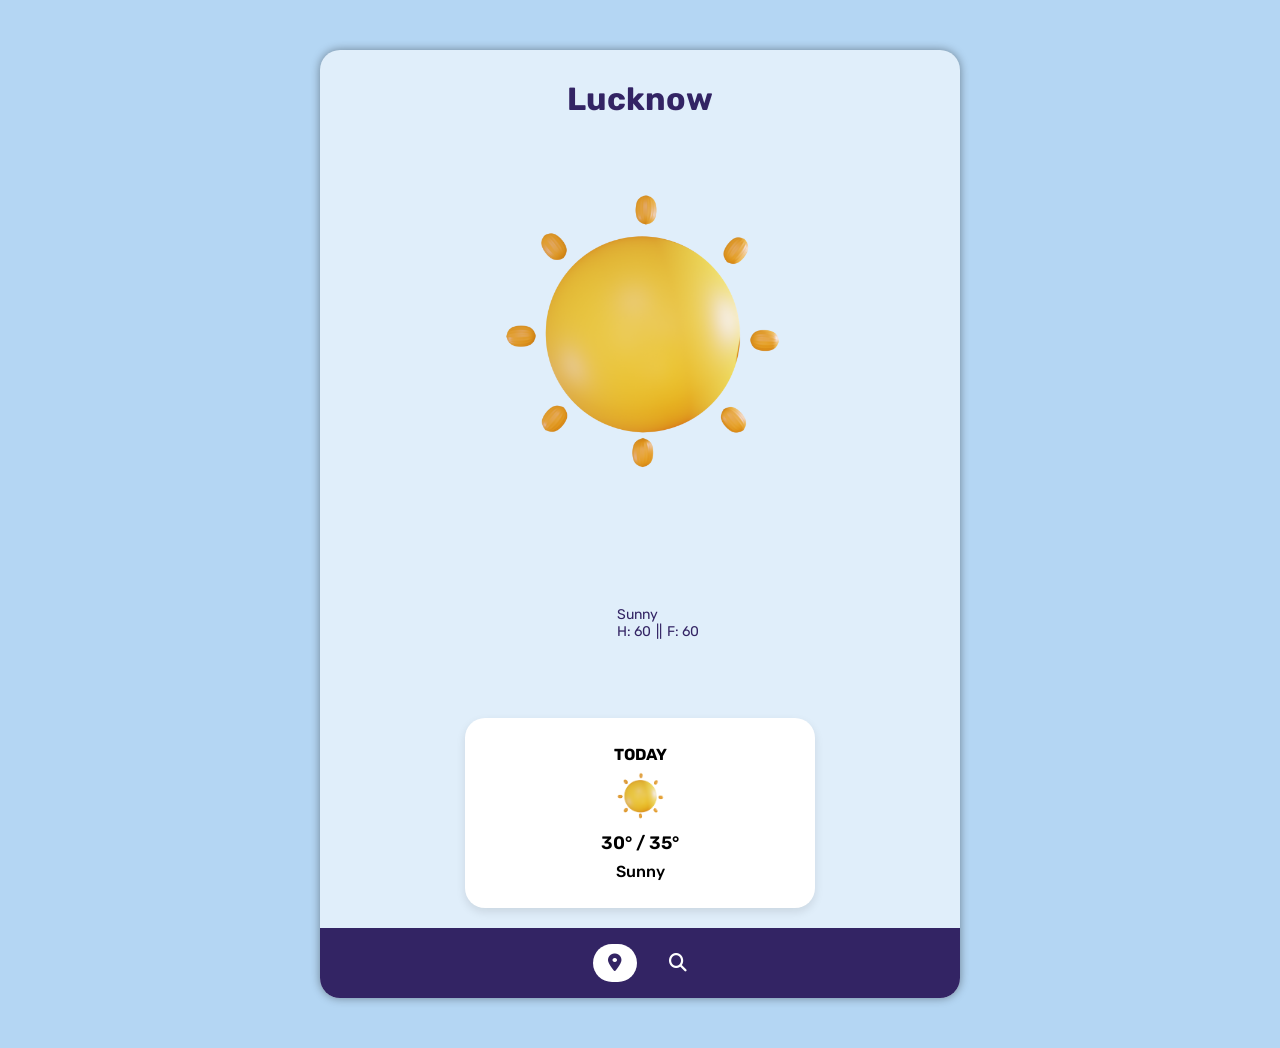
<file: index.html>
<!DOCTYPE html>
<html lang="en">
  <head>
    <meta charset="UTF-8" />
    <meta name="viewport" content="width=device-width, initial-scale=1.0" />
    <link rel="icon" type="png" href="img/icon.png" />
    <link
      rel="stylesheet"
      href="https://cdnjs.cloudflare.com/ajax/libs/font-awesome/6.4.0/css/all.min.css"
    />
    <link rel="stylesheet" href="css/style.css" />
    <title>Weather App</title>
  </head>

  <body>
    <div id="screen">
      <div class="city-name">
        <h1 id="city-name">Lucknow</h1>
      </div>

      <div class="weather-icon-css">
        <img class="weather-icon" src="img/sun.png" />
      </div>

      <div class="weather-description">
        <div class="show-metric" id="metric"></div> 
        <div class="weather-details">
          <div class="weather-main" id="weather-main">Sunny</div>

          <div class="h-f">
            <div class="show-humidity">
              H: <span id="humidity">60</span>
            </div>
            ||
            <div class="show-humidity">
              F: <span id="feels-like">60</span>
            </div>
          </div>
        </div>
      </div>

      <div class="forcasts-box">
        <div class="today-forecast">
          <h4>TODAY</h4>
          <div class="weather-icon-today">
            <img class="weather-icons" src="img/sun.png" />
          </div>
          <div class="temp-today">
            <span id="temp-min-today">30°</span>
            <span>/ </span>
            <span id="temp-max-today">35°</span>
          </div>
          <div class="weather-main-today" id="weather-main">Sunny</div>
        </div>
      </div>

      <nav>
        <ul>
          <li>
            <a class="active" href="index.html">
              <i class="fas fa-location-dot"></i>
            </a>
          </li>
          <li>
            <a href="search.html">
              <i class="fa-solid fa-magnifying-glass"></i>
            </a>
          </li>
        </ul>
      </nav>
    </div>

    <script src="js/main.js"></script>
      <script>
      getWeather();
    </script>
  </body>
</html>
</file>
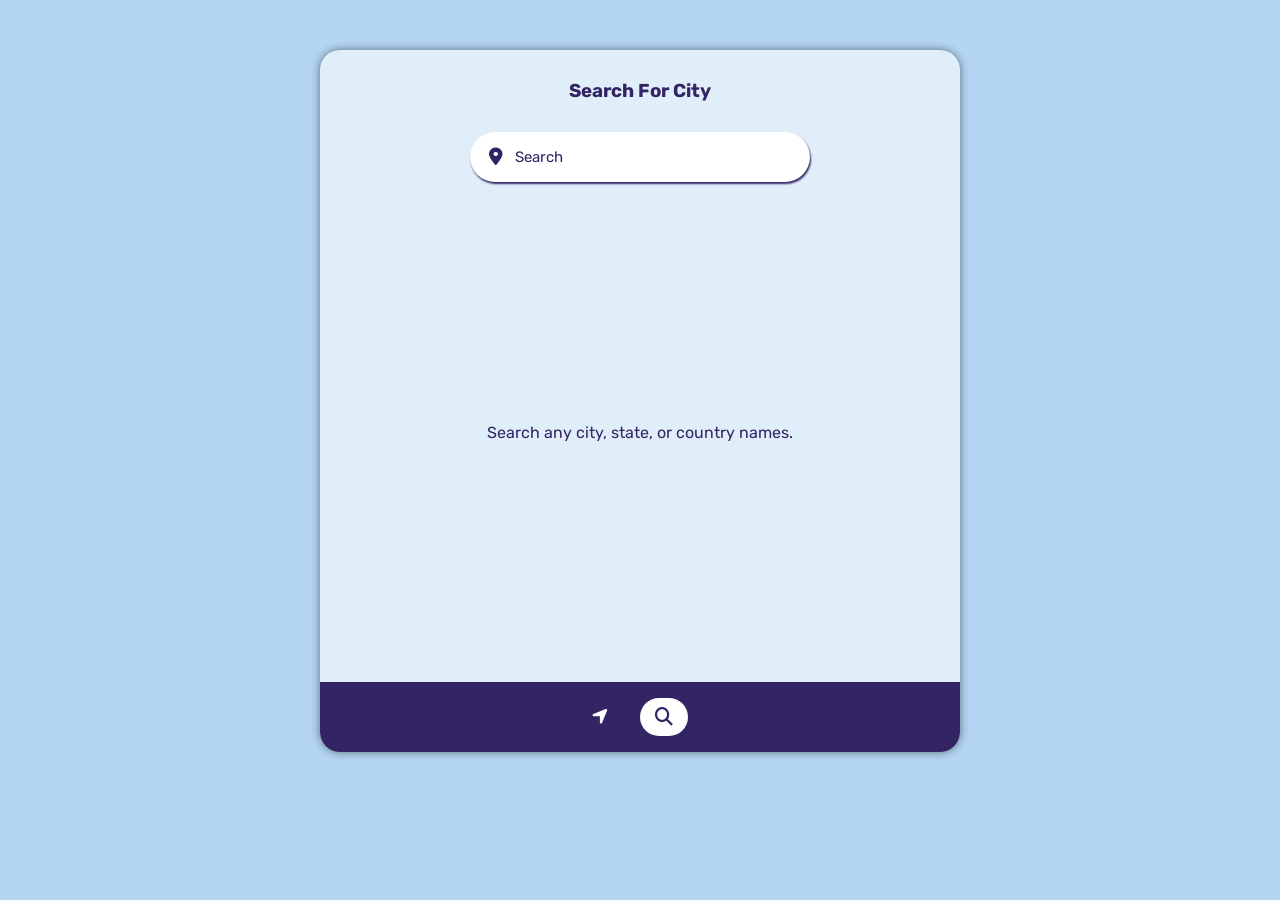
<file: search.html>
<!DOCTYPE html>
<html lang="en">

<head>
  <meta charset="UTF-8">
  <meta name="viewport" content="width=device-width, initial-scale=1.0">

  <link rel="icon" type="png" href="img/icon.png" />
  <link rel="stylesheet" href="https://cdnjs.cloudflare.com/ajax/libs/font-awesome/6.4.0/css/all.min.css" />
  <link rel="stylesheet" href="css/search.css" />
  <title>Document</title>
</head>
<body>
  <div id="screen">
    <h3>Search For City</h3>
    <div class="search">
      <div class="search-icon"><i class="fa-solid fa-location-dot"></i></div>
      <input class="searchinput" type="text" placeholder="Search">
    </div>
    <div class="message">
      <p>Search any city, state, or country names.</p>
    </div>
    <div class="error-message">
      <p>Location not found</p>
    </div>
    <div class="return">
      <div class="box">
        <div class="weather-box">
          <div class="name">
            <div class="city-name">Landon</div>
            <div class="weather-temp">20°</div>
          </div>
          <div class="weather-icon"><img class="weather-img" src="img/haze.png" alt=""></div>
        </div>
        <div class="weather-desc">
          <div class="desc-box">
            <div class="desc-icon"><i class="fa-solid fa-wind"></i></div>
            <div class="desc-name">Wind</div>
            <div class="desc-info wind">15 m/s</div>
          </div>

          <div class="desc-box">
            <div class="desc-icon"><i class="fa-solid fa-temperature-full"></i></div>
            <div class="desc-name">Pressure</div>
            <div class="desc-info pressure">15 mbar</div>
          </div>

          <div class="desc-box">
            <div class="desc-icon"><i class="fa-solid fa-droplet"></i></div>
            <div class="desc-name">Humidity</div>
            <div class="desc-info humidity">50%</div>
          </div>
        </div>
        <div class="weather-desc">
          <div class="desc-box">
            <div class="desc-icon"><i class="fa-solid fa-sun"></i></div>
            <div class="desc-name">Sun Rise</div>
            <div class="desc-info sunrise">12:00:00</div>
          </div>

          <div class="desc-box">
            <div class="desc-icon"><i class="fa-solid fa-cloud-sun"></i></div>
            <div class="desc-name">Sun Set</div>
            <div class="desc-info sunset">12:00:00</div>
          </div>

        </div>
      </div>
    </div>
    <nav>
      <ul>
        <li><a href="index.html"><i class="fa-solid fa-location-arrow"></i></a></li>
        <li><a class="active" href="search.html"><i class="fa-solid fa-magnifying-glass"></i></a></li>
      </ul>
    </nav>
  </div>
  <script src="js/search.js"></script>
</body>

</html>
</file>
<file: css/style.css>
@import url("https://fonts.googleapis.com/css2?family=Rubik:ital,wght@0,300..900;1,300..900&display=swap");

* {
  padding: 0;
  margin: 0;
  box-sizing: border-box;
  list-style: none;
  font-family: "Rubik", sans-serif;
}

:root {
  --font-color-main: #332464;
  --white-color: #fff;
}

body {
  background-color: #B4D6F3;
}

#screen {
  background-color: #E0EEFA;
  width: 100%;
  height: 100%;
}


nav {
  width: 100%;
  display: flex;
  justify-content: center;
  align-items: center;
  height: 70px;
  background-color: var(--font-color-main);
}

nav ul {
  display: flex;
  gap: 2pc;
}

nav ul li a {
  color: var(--white-color);
  font-size: 18px;
}

.active {
  background-color: var(--white-color);
  color: var(--font-color-main);
  border-radius: 100px;
  padding: 8px 15px;
}

.city-name {
  color: var(--font-color-main);
  display: flex;
  justify-content: center;
  align-items: center;
  padding-top: 30px;
  gap: 5px;
}

.city-name i {
  font-size: 20px;
}

.weather-icon-css {
  display: flex;
  justify-content: center;
  align-items: center;
  width: 100%;
  height: 300px;
  margin-top: 10px;
}

.weather-icon-css img {
  width: 220px;
  max-width: 80%;
}

.weather-description {
  height: 150px;
  margin-top: 20px;
  display: flex;
  align-items: center;
  justify-content: center;
  color: var(--font-color-main);
}

.show-metric {
  padding-left: 20px;
  font-size: 80px;
  font-weight: 550;
}

.weather-details {
  font-size: 14px;
  margin-left: 15px;
  display: flex;
  flex-direction: column;
}

.weather-details .h-f {
  display: flex;
  gap: 5px;
}

.forcasts-box {
  display: flex;
  justify-content: center;
  align-items: center;
  padding: 20px 10px;
}

.today-forecast {
  width: 90%;
  max-width: 300px;
  height: 190px;
  border-radius: 20px;
  display: flex;
  gap: 8px;
  flex-direction: column;
  justify-content: center;
  align-items: center;
  background-color: var(--white-color);
  box-shadow: 0 4px 10px rgba(0,0,0,0.1);
}

.weather-icon-today img {
  width: 50px;
}

.temp-today {
  font-weight: 600;
  font-size: 18px;
}

.weather-main-today {
  font-size: 16px;
  font-weight: 500;
}


@media screen and (min-width: 430px) {
  #screen {
    max-width: 50%;
    min-width: 450px;
    height: 100%;
    margin: 50px auto;
    border-radius: 20px;
    box-shadow: 0 0 10px rgba(0, 0, 0, 0.4);
  }

  nav {
    border-radius: 0 0 20px 20px;
  }

  .city-name {
    margin-top: 20px;
  }

  .weather-icon-css {
    height: 350px;
    margin-top: 40px;
  }

  .weather-icon-css img {
    width: 300px;
  }

  .weather-description {
    margin-top: 40px;
  }

  .today-forecast {
    max-width: 350px;
  }
}
</file>
<file: css/search.css>
@import url("https://fonts.googleapis.com/css2?family=Rubik:ital,wght@0,300..900;1,300..900&display=swap");
* {
  padding: 0;
  margin: 0;
  box-sizing: border-box;
  list-style: none;
  font-family: "Rubik", sans-serif;
}
:root {
  --font-color-main: #332464;
  --white-color: #fff;
}
body {
  background-color: #B4D6F3;
}

#screen {
  background-color: #E0EEFA;
  width: 100%;
  height: 100vh;
  position: relative; 
}
nav {
  position: fixed;
  bottom: 0;
  left: 50%;
  transform: translateX(-50%);
  width: 100%;
  display: flex;
  justify-content: center;
  align-items: center;
  height: 70px;
  background-color: var(--font-color-main);
  z-index: 100;
}
nav ul {
  display: flex;
  gap: 2pc;
}
nav ul li a {
  color: var(--white-color);
  font-size: 18px;
}
.active {
  background-color: var(--white-color);
  color: var(--font-color-main);
  border-radius: 100px;
  padding: 8px 15px;
}

h3 {
  color: var(--font-color-main);
  text-align: center;
  padding: 30px 0;
}
.search {
  width: 340px;
  height: 50px;
  margin-left: auto;
  margin-right: auto;
  border-radius: 40px;
  display: flex;
  justify-content: center;
  align-items: center;
  box-shadow: 1px 2px 2px var(--font-color-main);
  background-color: var(--white-color);
}
.search-icon {
  width: 18px;
  height: 50px;
  display: flex;
  border-radius: 20px;
  justify-content: center;
  align-items: center;
}
.search-icon i {
  font-size: 18px;
  color: var(--font-color-main);
}
.search input {
  width: 85%;
  padding: 10px;
  font-size: 15px;
  color: var(--font-color-main);
  border: none;
  outline: none;
}
.search input::placeholder {
  color: var(--font-color-main);
}

.error-message {
  display: none;
}
.error-message p {
  width: 100%;
  height: 500px;
  display: flex;
  justify-content: center;
  align-items: center;
  color: var(--font-color-main);
  text-align: center;
  padding: 40px;
}

.message {
  display: block;
}
.message p {
  width: 100%;
  height: 500px;
  display: flex;
  justify-content: center;
  align-items: center;
  color: var(--font-color-main);
  text-align: center;
  padding: 50px;
}

.return {
  display: none;
}
.box {
  max-width: 400px;
  height: auto;
  display: grid;
  place-content: center;
  margin: 50px auto;
}
.weather-box {
  height: 200px;
  max-width: 350px;
  border-radius: 40px;
  margin-top: 10px;
  display: flex;
  justify-content: center;
  align-items: center;
  background-color: var(--font-color-main);
}
.name {
  padding-left: 40px;
  width: 220px;
  display: flex;
  flex-direction: column;
  gap: 5px;
  color: var(--white-color);
  height: auto;
}
.city-name {
  font-size: 20px;
}
.weather-temp {
  font-size: 60px;
}
.weather-icon {
  padding: 0 20px;
  width: 250px;
  height: 250px;
  display: flex;
  align-items: center;
  justify-content: center;
}
.weather-icon img {
  width: 100%;
}

.weather-desc {
  display: flex;
  justify-content: center;
  column-gap: 10px;
}
.desc-box {
  width: 100px;
  display: grid;
  padding: 15px;
  gap: 5px;
  height: 110px;
  margin-top: 10px;
  border-radius: 20px;
  justify-content: start;
  align-items: center;
  color: var(--white-color);
  background-color: var(--font-color-main);
}

@media screen and (min-width: 430px) {
  #screen {
    max-width: 50%;
    min-width: 450px;
    height: 100%;
    margin: 50px auto;
    border-radius: 20px;
    box-shadow: 0 0 10px rgba(0, 0, 0, 0.494);
    margin-bottom: 120px; /* Add space for fixed nav */
  }
  nav {
    border-radius: 20px;
    border-radius: 0 0 20px 20px;
    width: 100%;
    bottom: 0;
    position: relative;
  }
  .box{
    max-width: 500px;
  }
  .weather-box {
    max-width: 400px;
    height: 200px;
  }
  .desc-box{
    width: 120px;
    height: 120px;
  } 
}
</file>
